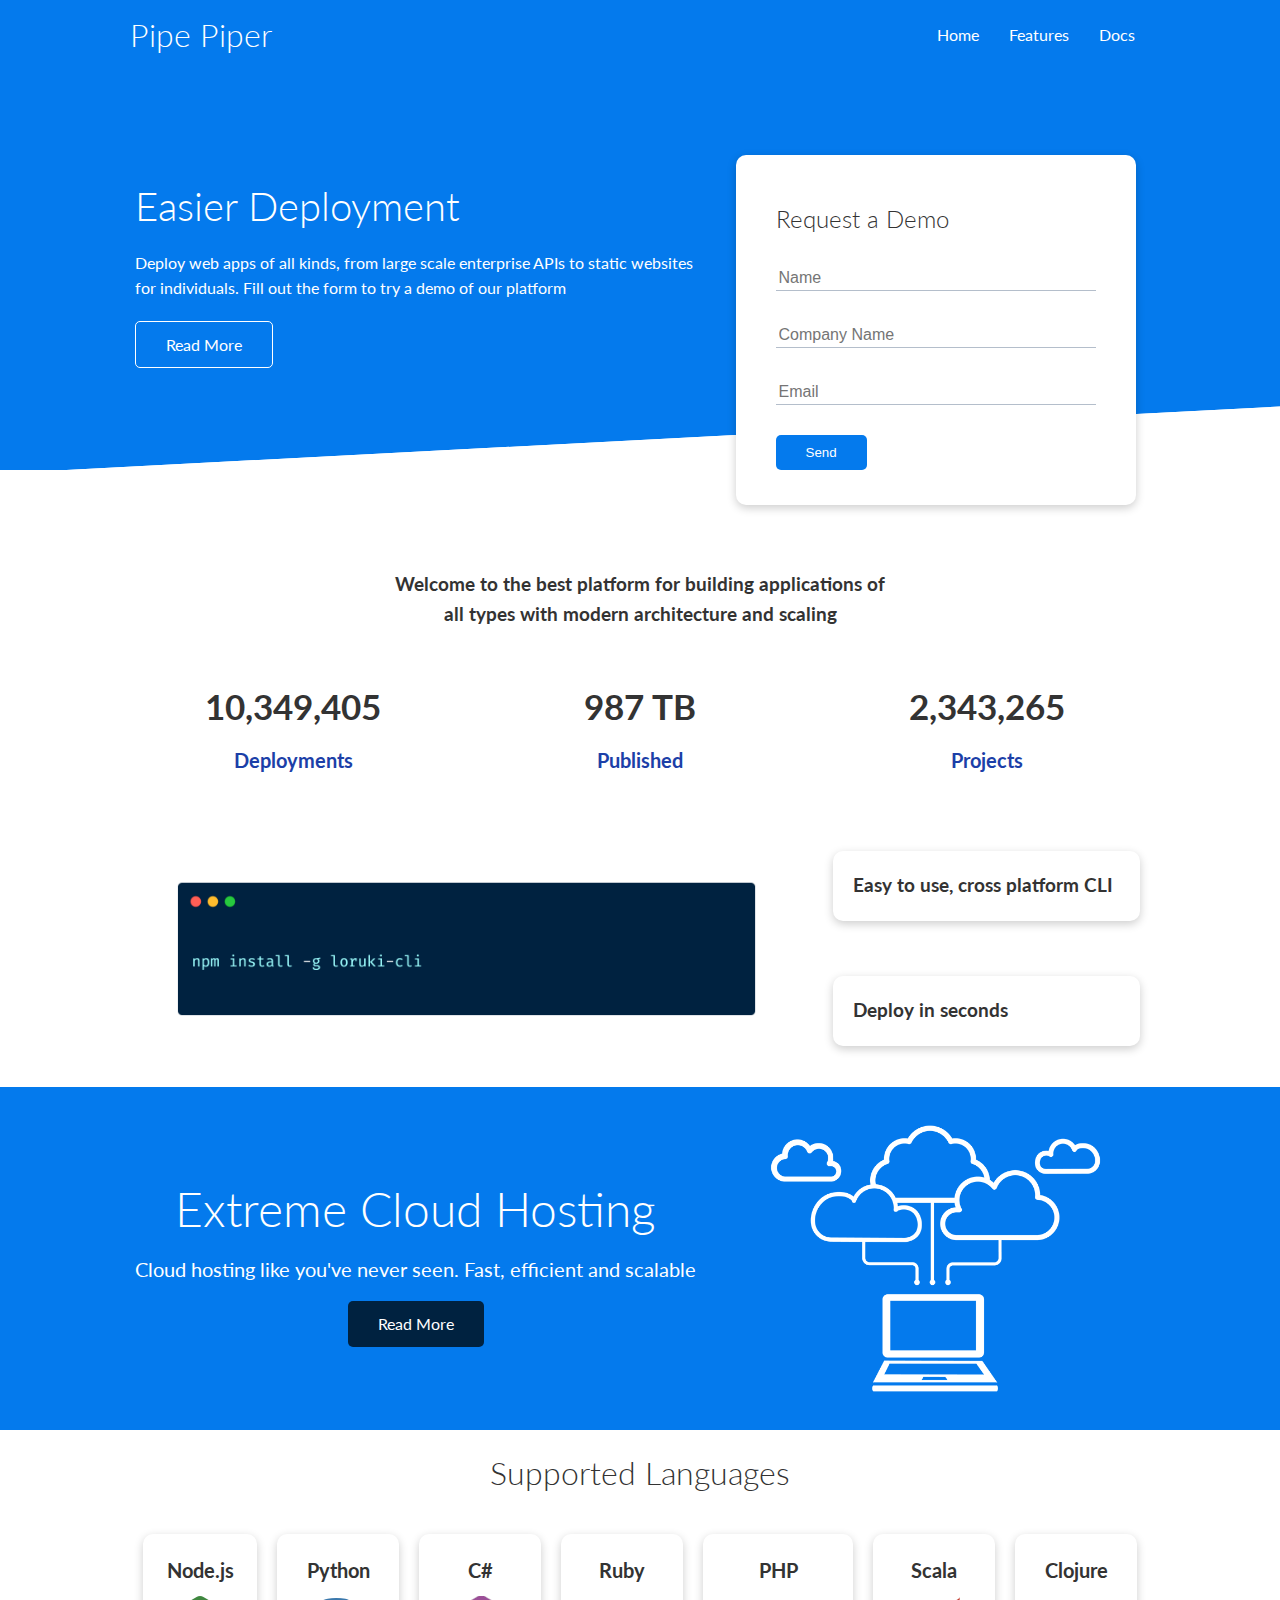
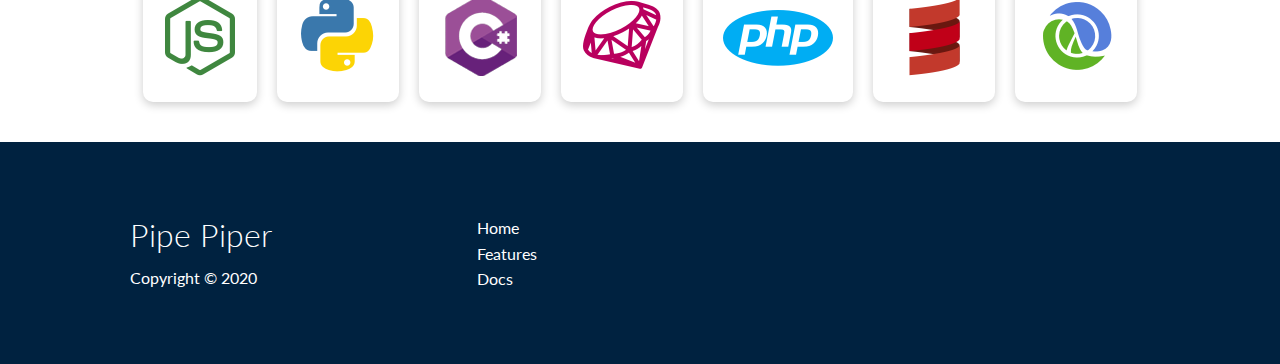
<file: index.html>
<!DOCTYPE html>
<html lang="en">
<head>
    <meta charset="UTF-8">
    <meta name="viewport" content="width=device-width, initial-scale=1.0">
    <link rel="stylesheet" href="https://cdnjs.cloudflare.com/ajax/libs/font-awesome/5.15.1/css/all.min.css" integrity="sha512-+4zCK9k+qNFUR5X+cKL9EIR+ZOhtIloNl9GIKS57V1MyNsYpYcUrUeQc9vNfzsWfV28IaLL3i96P9sdNyeRssA==" crossorigin="anonymous" />
    <link rel="stylesheet" href="css/utilities.css">
    <link rel="stylesheet" href="css/style.css">
    <title>Pipe pipper | Cloud Hosting For Everyone</title>
</head>
<body>
    <!-- Navbar -->
    <div class="navbar">
        <div class="container flex">
            <h1 class="logo">Pipe Piper</h1>
            <nav>
                <ul>
                    <li><a href="index.html">Home</a></li>
                    <li><a href="features.html">Features</a></li>
                    <li><a href="docs.html">Docs</a></li>
                </ul>
            </nav>
        </div>
    </div>
    
    <!-- Showcase -->
    <section class="showcase">
        <div class="container grid">
            <div class="showcase-text">
                <h1>Easier Deployment</h1>
                <p>Deploy web apps of all kinds, from large scale enterprise APIs to static websites for individuals. Fill out the form to try a demo of our platform</p>
                <a href="features.html" class="btn btn-outline">Read More</a>
            </div>

            <div class="showcase-form card">
                <h2>Request a Demo</h2>
                 <!--  <form name="contact" netlify-honeypot="bot-field" method="POST" data-netlify="true">
                    <input type="hidden" name="form-name" value="contact">
                    <p class="hidden">
                        <label>Don’t fill this out if you're human: <input name="bot-field" /></label>
                      </p>
                    <div class="form-control">
                        <input type="text" name="name" placeholder="Name" required>
                    </div>
                    <div class="form-control">
                        <input type="text" name="company" placeholder="Company Name" required>
                    </div>
                    <div class="form-control">
                        <input type="email" name="email" placeholder="Email" required>
                    </div>
                    <input type="submit" value="Send" class="btn btn-primary">
                </form> -->
                 <form>
                    <div class="form-control">
                        <input type="text" name="name" placeholder="Name" required>
                    </div>
                    <div class="form-control">
                        <input type="text" name="company" placeholder="Company Name" required>
                    </div>
                    <div class="form-control">
                        <input type="email" name="email" placeholder="Email" required>
                    </div>
                    <input type="submit" value="Send" class="btn btn-primary">
                </form>
            </div>
        </div>
    </section>

    <!-- Stats -->
    <section class="stats">
        <div class="container">
            <h3 class="stats-heading text-center my-1">
                Welcome to the best platform for building applications of all types with modern architecture and scaling
            </h3>

            <div class="grid grid-3 text-center my-4">
                <div>
                    <i class="fas fa-server fa-3x"></i>
                    <h3>10,349,405</h3>
                    <p class="text-secondary">Deployments</p>
                </div>
                <div>
                    <i class="fas fa-upload fa-3x"></i>
                    <h3>987 TB</h3>
                    <p class="text-secondary">Published</p>
                </div>
                <div>
                    <i class="fas fa-project-diagram fa-3x"></i>
                    <h3>2,343,265</h3>
                    <p class="text-secondary">Projects</p>
                </div>
            </div>
        </div>
    </section>

    <!-- Cli -->
    <section class="cli">
        <div class="container grid">
            <img src="images/cli.png" alt="">
            <div class="card">
                <h3>Easy to use, cross platform CLI</h3>
            </div>
            <div class="card">
                <h3>Deploy in seconds</h3>
            </div>
        </div>
    </section>

    <!-- Cloud -->
    <section class="cloud bg-primary my-2 py-2">
        <div class="container grid">
            <div class="text-center">
                <h2 class="lg">Extreme Cloud Hosting</h2>
                <p class="lead my-1">Cloud hosting like you've never seen. Fast, efficient and scalable</p>
                <a href="features.html" class="btn btn-dark">Read More</a>
            </div>
            <img src="images/cloud.png" alt="">
        </div>
    </section>

    <!-- Languages -->
    <section class="languages">
        <h2 class="md text-center my-2">
            Supported Languages
        </h2>
        <div class="container flex">
            <div class="card">
                <h4>Node.js</h4>
                <img src="images/logos/node.png" alt="">
            </div>
            <div class="card">
                <h4>Python</h4>
                <img src="images/logos/python.png" alt="">
              </div>
              <div class="card">
                <h4>C#</h4>
                <img src="images/logos/csharp.png" alt="">
              </div>
              <div class="card">
                <h4>Ruby</h4>
                <img src="images/logos/ruby.png" alt="">
              </div>
              <div class="card">
                <h4>PHP</h4>
                <img src="images/logos/php.png" alt="">
              </div>
              <div class="card">
                <h4>Scala</h4>
                <img src="images/logos/scala.png" alt="">
              </div>
              <div class="card">
                <h4>Clojure</h4>
                <img src="images/logos/clojure.png" alt="">
              </div>
        </div>
    </section>

    <!-- Footer -->
    <footer class="footer bg-dark py-5">
        <div class="container grid grid-3">
            <div>
                <h1>Pipe Piper
                </h1>
                <p>Copyright &copy; 2020</p>
            </div>
            <nav>
                <ul>
                    <li><a href="index.html">Home</a></li>
                    <li><a href="features.html">Features</a></li>
                    <li><a href="docs.html">Docs</a></li>
                </ul>
            </nav>
            <div class="social">
                <a href="#"><i class="fab fa-github fa-2x"></i></a>
                <a href="#"><i class="fab fa-facebook fa-2x"></i></a>
                <a href="#"><i class="fab fa-instagram fa-2x"></i></a>
                <a href="#"><i class="fab fa-twitter fa-2x"></i></a>
            </div>
        </div>
    </footer>
</body>
</html>
</file>
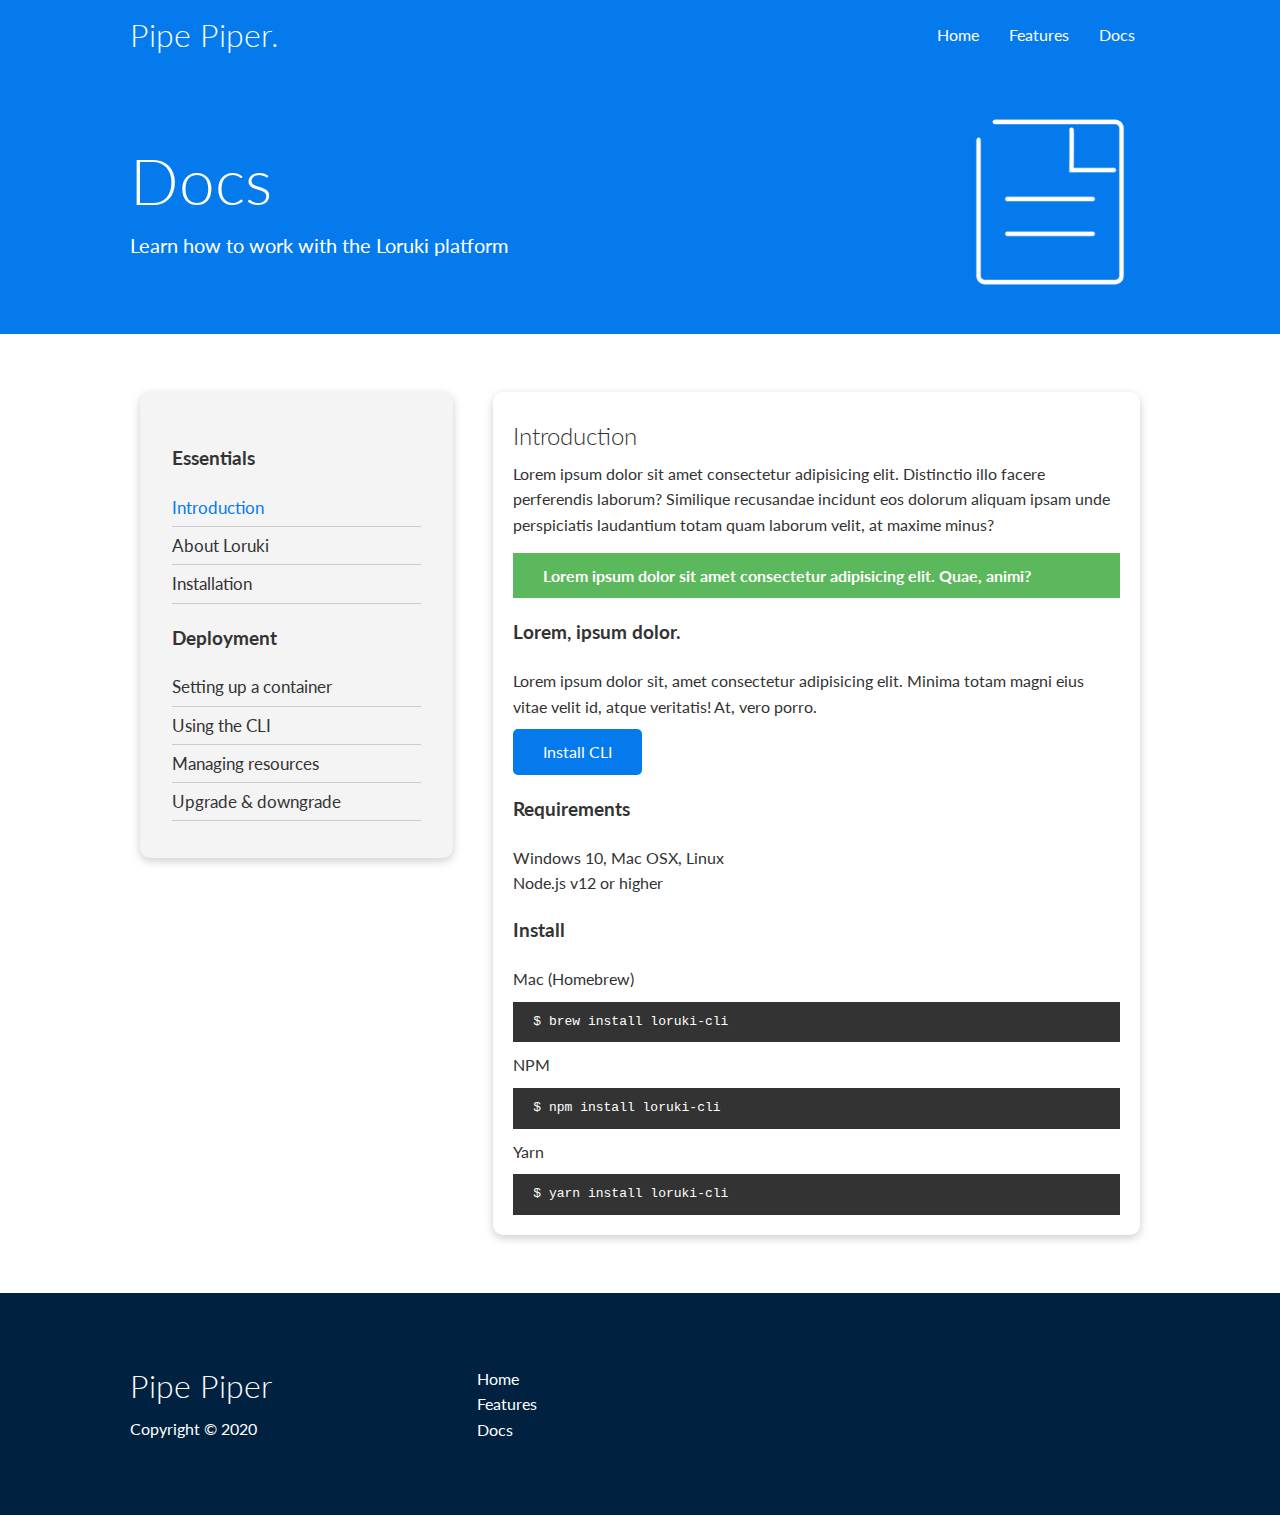
<file: docs.html>
<!DOCTYPE html>
<html lang="en">
<head>
    <meta charset="UTF-8">
    <meta name="viewport" content="width=device-width, initial-scale=1.0">
    <link rel="stylesheet" href="https://cdnjs.cloudflare.com/ajax/libs/font-awesome/5.15.1/css/all.min.css" integrity="sha512-+4zCK9k+qNFUR5X+cKL9EIR+ZOhtIloNl9GIKS57V1MyNsYpYcUrUeQc9vNfzsWfV28IaLL3i96P9sdNyeRssA==" crossorigin="anonymous" />
    <link rel="stylesheet" href="css/utilities.css">
    <link rel="stylesheet" href="css/style.css">
    <title>Pipe Piper | Cloud Hosting For Everyone</title>
</head>
<body>
    <!-- Navbar -->
    <div class="navbar">
        <div class="container flex">
            <h1 class="logo">Pipe Piper.</h1>
            <nav>
                <ul>
                    <li><a href="index.html">Home</a></li>
                    <li><a href="features.html">Features</a></li>
                    <li><a href="docs.html">Docs</a></li>
                </ul>
            </nav>
        </div>
    </div>

    <!-- Head -->
    <section class="docs-head bg-primary py-3">
        <div class="container grid">
            <div>
                <h1 class="xl">Docs</h1>
                <p class="lead">
                    Learn how to work with the Loruki platform
                </p>
            </div>
            <img src="images/docs.png" alt="">
        </div>
    </section>

    <!-- Docs main -->
    <section class="docs-main my-4">
        <div class="container grid">
            <div class="card bg-light p-3">
                <h3 class="my-2">Essentials</h3>
                <nav>
                    <ul>
                        <li><a class="text-primary" href="#">Introduction</a></li>
                        <li><a href="#">About Loruki</a></li>
                        <li><a href="#">Installation</a></li>
                    </ul>
                </nav>

                <h3 class="my-2">Deployment</h3>
                <nav>
                    <ul>
                        <li><a href="#">Setting up a container</a></li>
							<li><a href="#">Using the CLI</a></li>
							<li><a href="#">Managing resources</a></li>
							<li><a href="#">Upgrade & downgrade</a></li>
                    </ul>
                </nav>
            </div>
            <div class="card">
                <h2>Introduction</h2>
                <p>Lorem ipsum dolor sit amet consectetur adipisicing elit. Distinctio illo facere perferendis laborum? Similique recusandae incidunt eos dolorum aliquam ipsam unde perspiciatis laudantium totam quam laborum velit, at maxime minus?</p>

                <div class="alert alert-success">
                    <i class="fas fa-info"></i> Lorem ipsum dolor sit amet consectetur adipisicing elit. Quae, animi?
                </div>

                <h3>Lorem, ipsum dolor.</h3>
                <p>Lorem ipsum dolor sit, amet consectetur adipisicing elit. Minima totam magni eius vitae velit id, atque veritatis! At, vero porro.</p>
                <a href="#" class="btn btn-primary">Install CLI</a>

                <h3>Requirements</h3>
                <ul>
                    <li>Windows 10, Mac OSX, Linux</li>
                    <li>Node.js v12 or higher</li>
                </ul>

                <h3>Install</h3>
                <p>Mac (Homebrew)</p>
                <pre><code>$ brew install loruki-cli</code></pre>
                <p>NPM</p>
                <pre><code>$ npm install loruki-cli</code></pre>
                <p>Yarn</p>
                <pre><code>$ yarn install loruki-cli</code></pre>

            </div>
        </div>
    </section>
    
    <!-- Footer -->
    <footer class="footer bg-dark py-5">
        <div class="container grid grid-3">
            <div>
                <h1>Pipe Piper
                </h1>
                <p>Copyright &copy; 2020</p>
            </div>
            <nav>
                <ul>
                    <li><a href="index.html">Home</a></li>
                    <li><a href="features.html">Features</a></li>
                    <li><a href="docs.html">Docs</a></li>
                </ul>
            </nav>
            <div class="social">
                <a href="#"><i class="fab fa-github fa-2x"></i></a>
                <a href="#"><i class="fab fa-facebook fa-2x"></i></a>
                <a href="#"><i class="fab fa-instagram fa-2x"></i></a>
                <a href="#"><i class="fab fa-twitter fa-2x"></i></a>
            </div>
        </div>
    </footer>
</body>
</html>
</file>
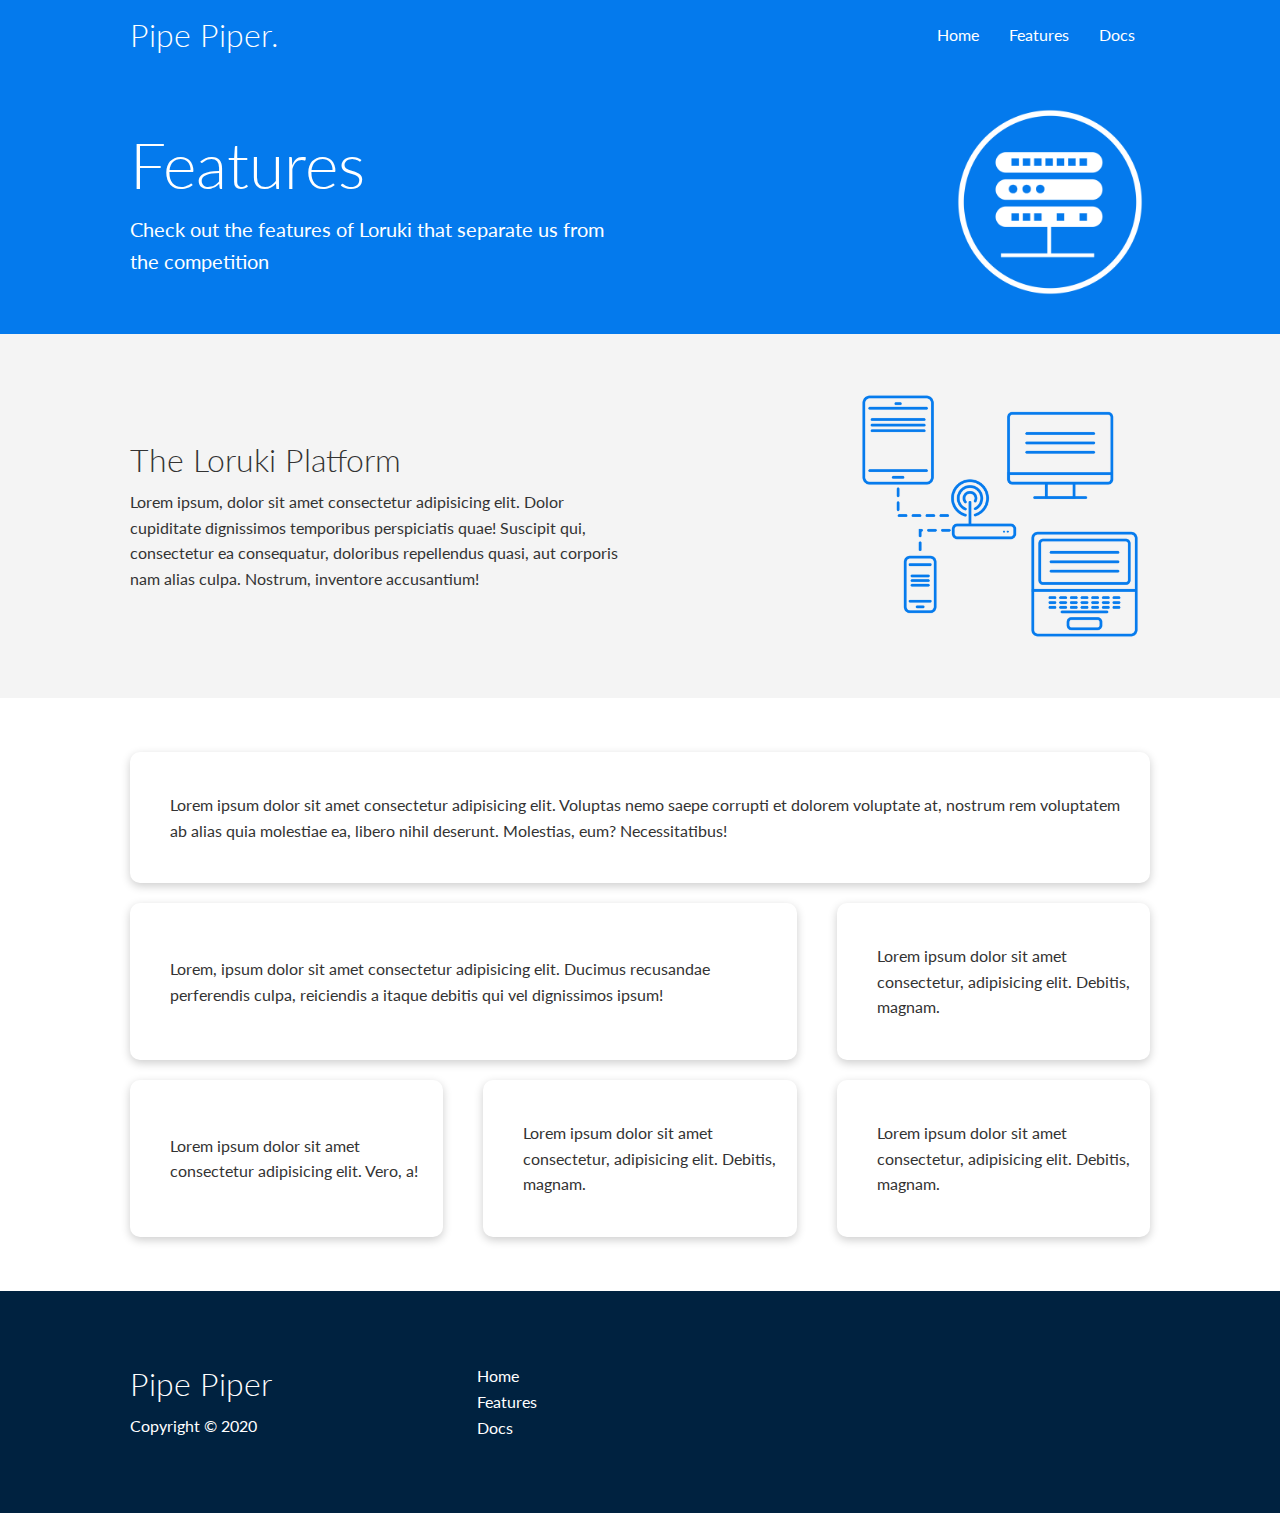
<file: features.html>
<!DOCTYPE html>
<html lang="en">
<head>
    <meta charset="UTF-8">
    <meta name="viewport" content="width=device-width, initial-scale=1.0">
    <link rel="stylesheet" href="https://cdnjs.cloudflare.com/ajax/libs/font-awesome/5.15.1/css/all.min.css" integrity="sha512-+4zCK9k+qNFUR5X+cKL9EIR+ZOhtIloNl9GIKS57V1MyNsYpYcUrUeQc9vNfzsWfV28IaLL3i96P9sdNyeRssA==" crossorigin="anonymous" />
    <link rel="stylesheet" href="css/utilities.css">
    <link rel="stylesheet" href="css/style.css">
    <title>Pipe Piper | Cloud Hosting For Everyone</title>
</head>
<body>
    <!-- Navbar -->
    <div class="navbar">
        <div class="container flex">
            <h1 class="logo">Pipe Piper.</h1>
            <nav>
                <ul>
                    <li><a href="index.html">Home</a></li>
                    <li><a href="features.html">Features</a></li>
                    <li><a href="docs.html">Docs</a></li>
                </ul>
            </nav>
        </div>
    </div>

    <!-- Head -->
    <section class="features-head bg-primary py-3">
        <div class="container grid">
            <div>
                <h1 class="xl">Features</h1>
                <p class="lead">
                    Check out the features of Loruki that separate us from the
						competition
                </p>
            </div>
            <img src="images/server.png" alt="">
        </div>
    </section>

    <!-- Sub head -->
    <section class="features-sub-head bg-light py-3">
        <div class="container grid">
            <div>
                <h1 class="md">The Loruki Platform</h1>
                <p>
                    Lorem ipsum, dolor sit amet consectetur adipisicing elit. Dolor cupiditate dignissimos temporibus perspiciatis quae! Suscipit qui, consectetur ea consequatur, doloribus repellendus quasi, aut corporis nam alias culpa. Nostrum, inventore accusantium!
                </p>
            </div>
            <img src="images/server2.png" alt="">
        </div>
    </section>

    <section class="features-main my-2">
        <div class="container grid grid-3">
            <div class="card flex">
                <i class="fas fa-server fa-3x"></i>
                <p>Lorem ipsum dolor sit amet consectetur adipisicing elit. Voluptas nemo saepe corrupti et dolorem voluptate at, nostrum rem voluptatem ab alias quia molestiae ea, libero nihil deserunt. Molestias, eum? Necessitatibus!</p>
            </div>
            <div class="card flex">
                <i class="fas fa-network-wired fa-3x"></i>
                <p>
                    Lorem, ipsum dolor sit amet consectetur adipisicing elit. Ducimus
                    recusandae perferendis culpa, reiciendis a itaque debitis qui vel
                    dignissimos ipsum!
                </p>
            </div>
            <div class="card flex">
                <i class="fas fa-laptop-code fa-3x"></i>
                <p>
                    Lorem ipsum dolor sit amet consectetur, adipisicing elit. Debitis,
                    magnam.
                </p>
            </div>
            <div class="card flex">
                <i class="fas fa-database fa-3x"></i>
                <p>
                    Lorem ipsum dolor sit amet consectetur adipisicing elit. Vero, a!
                </p>
            </div>
            <div class="card flex">
                <i class="fas fa-power-off fa-3x"></i>
                <p>
                    Lorem ipsum dolor sit amet consectetur, adipisicing elit. Debitis,
                    magnam.
                </p>
            </div>
            <div class="card flex">
                <i class="fas fa-upload fa-3x"></i>
                <p>
                    Lorem ipsum dolor sit amet consectetur, adipisicing elit. Debitis,
                    magnam.
                </p>
            </div>
        </div>
    </section>

    <!-- Footer -->
    <footer class="footer bg-dark py-5">
        <div class="container grid grid-3">
            <div>
                <h1>Pipe Piper
                </h1>
                <p>Copyright &copy; 2020</p>
            </div>
            <nav>
                <ul>
                    <li><a href="index.html">Home</a></li>
                    <li><a href="features.html">Features</a></li>
                    <li><a href="docs.html">Docs</a></li>
                </ul>
            </nav>
            <div class="social">
                <a href="#"><i class="fab fa-github fa-2x"></i></a>
                <a href="#"><i class="fab fa-facebook fa-2x"></i></a>
                <a href="#"><i class="fab fa-instagram fa-2x"></i></a>
                <a href="#"><i class="fab fa-twitter fa-2x"></i></a>
            </div>
        </div>
    </footer>
</body>
</html>
</file>
<file: css/utilities.css>
.container {
  max-width: 1100px;
  margin: 0 auto;
  overflow: auto;
  padding: 0 40px;
}

.card {
  background-color: #fff;
  color: #333;
  border-radius: 10px;
  box-shadow: 0 3px 10px rgba(0, 0, 0, 0.2);
  padding: 20px;
  margin: 10px;
}

.btn {
  display: inline-block;
  padding: 10px 30px;
  cursor: pointer;
  background: var(--primary-color);
  color: #fff;
  border: none;
  border-radius: 5px;
}

.btn-outline {
  background-color: transparent;
  border: 1px #fff solid;
}

.btn:hover {
  transform: scale(0.98);
}

/* Backgrounds & colored buttons */
.bg-primary,
.btn-primary {
  background-color: var(--primary-color);
  color: #fff;
}

.bg-secondary,
.btn-secondary {
  background-color: var(--secondary-color);
  color: #fff;
}

.bg-dark,
.btn-dark {
  background-color: var(--dark-color);
  color: #fff;
}

.bg-light,
.btn-light {
  background-color: var(--light-color);
  color: #333;
}

.bg-primary a,
.btn-primary a,
.bg-secondary a,
.btn-secondary a,
.bg-dark a,
.btn-dark a {
  color: #fff;
}

/* Text colors */
.text-primary {
  color: var(--primary-color);
}

.text-secondary {
  color: var(--secondary-color);
}

.text-dark {
  color: var(--dark-color);
}

.text-light {
  color: var(--light-color);
}

/* Text sizes */
.lead {
  font-size: 20px;
}

.sm {
  font-size: 1rem;
}

.md {
  font-size: 2rem;
}

.lg {
  font-size: 3rem;
}

.xl {
  font-size: 4rem;
}

.text-center {
  text-align: center;
}

/* Alert */
.alert {
  background-color: var(--light-color);
  padding: 10px 20px;
  font-weight: bold;
  margin: 15px 0;
}

.alert i {
  margin-right: 10px;
}

.alert-success {
  background-color: var(--success-color);
  color: #fff;
}

.alert-error {
  background-color: var(--error-color);
  color: #fff;
}

.flex {
  display: flex;
  justify-content: center;
  align-items: center;
  height: 100%;
}

.grid {
  display: grid;
  grid-template-columns: repeat(2, 1fr);
  gap: 20px;
  justify-content: center;
  align-items: center;
  height: 100%;
}

.grid-3 {
  grid-template-columns: repeat(3, 1fr);
}

/* Margin */
.my-1 {
  margin: 1rem 0;
}

.my-2 {
  margin: 1.5rem 0;
}

.my-3 {
  margin: 2rem 0;
}

.my-4 {
  margin: 3rem 0;
}

.my-5 {
  margin: 4rem 0;
}

.m-1 {
  margin: 1rem;
}

.m-2 {
  margin: 1.5rem;
}

.m-3 {
  margin: 2rem;
}

.m-4 {
  margin: 3rem;
}

.m-5 {
  margin: 4rem;
}

/* Padding */
.py-1 {
  padding: 1rem 0;
}

.py-2 {
  padding: 1.5rem 0;
}

.py-3 {
  padding: 2rem 0;
}

.py-4 {
  padding: 3rem 0;
}

.py-5 {
  padding: 4rem 0;
}

.p-1 {
  padding: 1rem;
}

.p-2 {
  padding: 1.5rem;
}

.p-3 {
  padding: 2rem;
}

.p-4 {
  padding: 3rem;
}

.p-5 {
  padding: 4rem;
}
</file>
<file: css/style.css>
@import url('https://fonts.googleapis.com/css2?family=Lato:wght@300&display=swap');

:root {
  --primary-color: #047aed;
  --secondary-color: #1c3fa8;
  --dark-color: #002240;
  --light-color: #f4f4f4;
  --success-color: #5cb85c;
  --error-color: #d9534f;
}

* {
  box-sizing: border-box;
  padding: 0;
  margin: 0;
  scroll-behavior: smooth;
}

body {
  font-family: 'Lato', sans-serif;
  color: #333;
  line-height: 1.6;
}

ul {
  list-style-type: none;
}

a {
  text-decoration: none;
  color: #333;
}

h1,
h2 {
  font-weight: 300;
  line-height: 1.2;
  margin: 10px 0;
}

p {
  margin: 10px 0;
}

img {
  width: 100%;
}

code,
pre {
  background: #333;
  color: #fff;
  padding: 10px;
}

.hidden {
  visibility: hidden;
  height: 0;
}

/* Navbar */
.navbar {
  background-color: var(--primary-color);
  color: #fff;
  height: 70px;
}

.navbar ul {
  display: flex;
}

.navbar a {
  color: #fff;
  padding: 10px;
  margin: 0 5px;
}

.navbar a:hover {
  border-bottom: 2px #fff solid;
}

.navbar .flex {
  justify-content: space-between;
}

/* Showcase */
.showcase {
  height: 400px;
  background-color: var(--primary-color);
  color: #fff;
  position: relative;
}

.showcase h1 {
  font-size: 40px;
}

.showcase p {
  margin: 20px 0;
}

.showcase .grid {
  overflow: visible;
  grid-template-columns: 55% auto;
  gap: 30px;
}

.showcase-text {
  animation: slideInFromLeft 1s ease-in;
}

.showcase-form {
  position: relative;
  top: 60px;
  height: 350px;
  width: 400px;
  padding: 40px;
  z-index: 100;
  justify-self: flex-end;
  animation: slideInFromRight 1s ease-in;
}

.showcase-form .form-control {
  margin: 30px 0;
}

.showcase-form input[type='text'],
.showcase-form input[type='email'] {
  border: 0;
  border-bottom: 1px solid #b4becb;
  width: 100%;
  padding: 3px;
  font-size: 16px;
}

.showcase-form input:focus {
  outline: none;
}

.showcase::before,
.showcase::after {
  content: '';
  position: absolute;
  height: 100px;
  bottom: -70px;
  right: 0;
  left: 0;
  background: #fff;
  transform: skewY(-3deg);
  -webkit-transform: skewY(-3deg);
  -moz-transform: skewY(-3deg);
  -ms-transform: skewY(-3deg);
}

/* Stats */
.stats {
  padding-top: 100px;
  animation: slideInFromBottom 1s ease-in;
}

.stats-heading {
  max-width: 500px;
  margin: auto;
}

.stats .grid h3 {
  font-size: 35px;
}

.stats .grid p {
  font-size: 20px;
  font-weight: bold;
}

/* Cli */
.cli .grid {
  grid-template-columns: repeat(3, 1fr);
  grid-template-rows: repeat(2, 1fr);
}

.cli .grid > *:first-child {
  grid-column: 1 / span 2;
  grid-row: 1 / span 2;
}

/* Cloud */
.cloud .grid {
  grid-template-columns: 4fr 3fr;
}

/* Languages */

.languages .flex {
  flex-wrap: wrap;
}

.languages .card {
  text-align: center;
  margin: 18px 10px 40px;
  transition: transform 0.2s ease-in;
}

.languages .card h4 {
  font-size: 20px;
  margin-bottom: 10px;
}

.languages .card:hover {
  transform: translateY(-15px);
}

/* Features */
.features-head img,
.docs-head img {
  width: 200px;
  justify-self: flex-end;
}

.features-sub-head img {
  width: 300px;
  justify-self: flex-end;
}

.features-main .card > i {
  margin-right: 20px;
}

.features-main .grid {
  padding: 30px;
}

.features-main .grid > *:first-child {
  grid-column: 1 / span 3;
}

.features-main .grid > *:nth-child(2) {
  grid-column: 1 / span 2;
}

/* Docs */
.docs-main h3 {
  margin: 20px 0;
}

.docs-main .grid {
  grid-template-columns: 1fr 2fr;
  align-items: flex-start;
}

.docs-main nav li {
  font-size: 17px;
  padding-bottom: 5px;
  margin-bottom: 5px;
  border-bottom: 1px #ccc solid;
}

.docs-main a:hover {
  font-weight: bold;
}

/* Footer */
.footer .social a {
  margin: 0 10px;
}

.fa-github:hover {
  color: #000000;
}

.fa-facebook:hover {
  color: #1773EA;
}

.fa-instagram:hover {
  color: #B32E87;
}

.fa-twitter:hover {
  color: #1C9CEA;
}

/* Animations */
@keyframes slideInFromLeft {
  0% {
    transform: translateX(-100%);
  }

  100% {
    transform: translateX(0);
  }
}

@keyframes slideInFromRight {
  0% {
    transform: translateX(100%);
  }

  100% {
    transform: translateX(0);
  }
}

@keyframes slideInFromTop {
  0% {
    transform: translateY(-100%);
  }

  100% {
    transform: translateX(0);
  }
}

@keyframes slideInFromBottom {
  0% {
    transform: translateY(100%);
  }

  100% {
    transform: translateX(0);
  }
}

/* Tablets and under */
@media (max-width: 768px) {
  .grid,
  .showcase .grid,
  .stats .grid,
  .cli .grid,
  .cloud .grid,
  .features-main .grid,
  .docs-main .grid {
    grid-template-columns: 1fr;
    grid-template-rows: 1fr;
  }

  .showcase {
    height: auto;
  }

  .showcase-text {
    text-align: center;
    margin-top: 40px;
    animation: slideInFromTop 1s ease-in;
  }

  .showcase-form {
    justify-self: center;
    margin: auto;
    animation: slideInFromBottom 1s ease-in;
  }

  .cli .grid > *:first-child {
    grid-column: 1;
    grid-row: 1;
  }

  .features-head,
  .features-sub-head,
  .docs-head {
    text-align: center;
  }

  .features-head img,
  .features-sub-head img,
  .docs-head img {
    justify-self: center;
  }

  .features-main .grid > *:first-child,
  .features-main .grid > *:nth-child(2) {
    grid-column: 1;
  }
}

/* Mobile */
@media (max-width: 500px) {
  .navbar {
    height: 110px;
  }

  .navbar .flex {
    flex-direction: column;
  }

  .navbar ul {
    padding: 10px;
    background-color: rgba(0, 0, 0, 0.1);
  }
  
  .showcase-form {
    width: 300px;
  }
}
</file>
